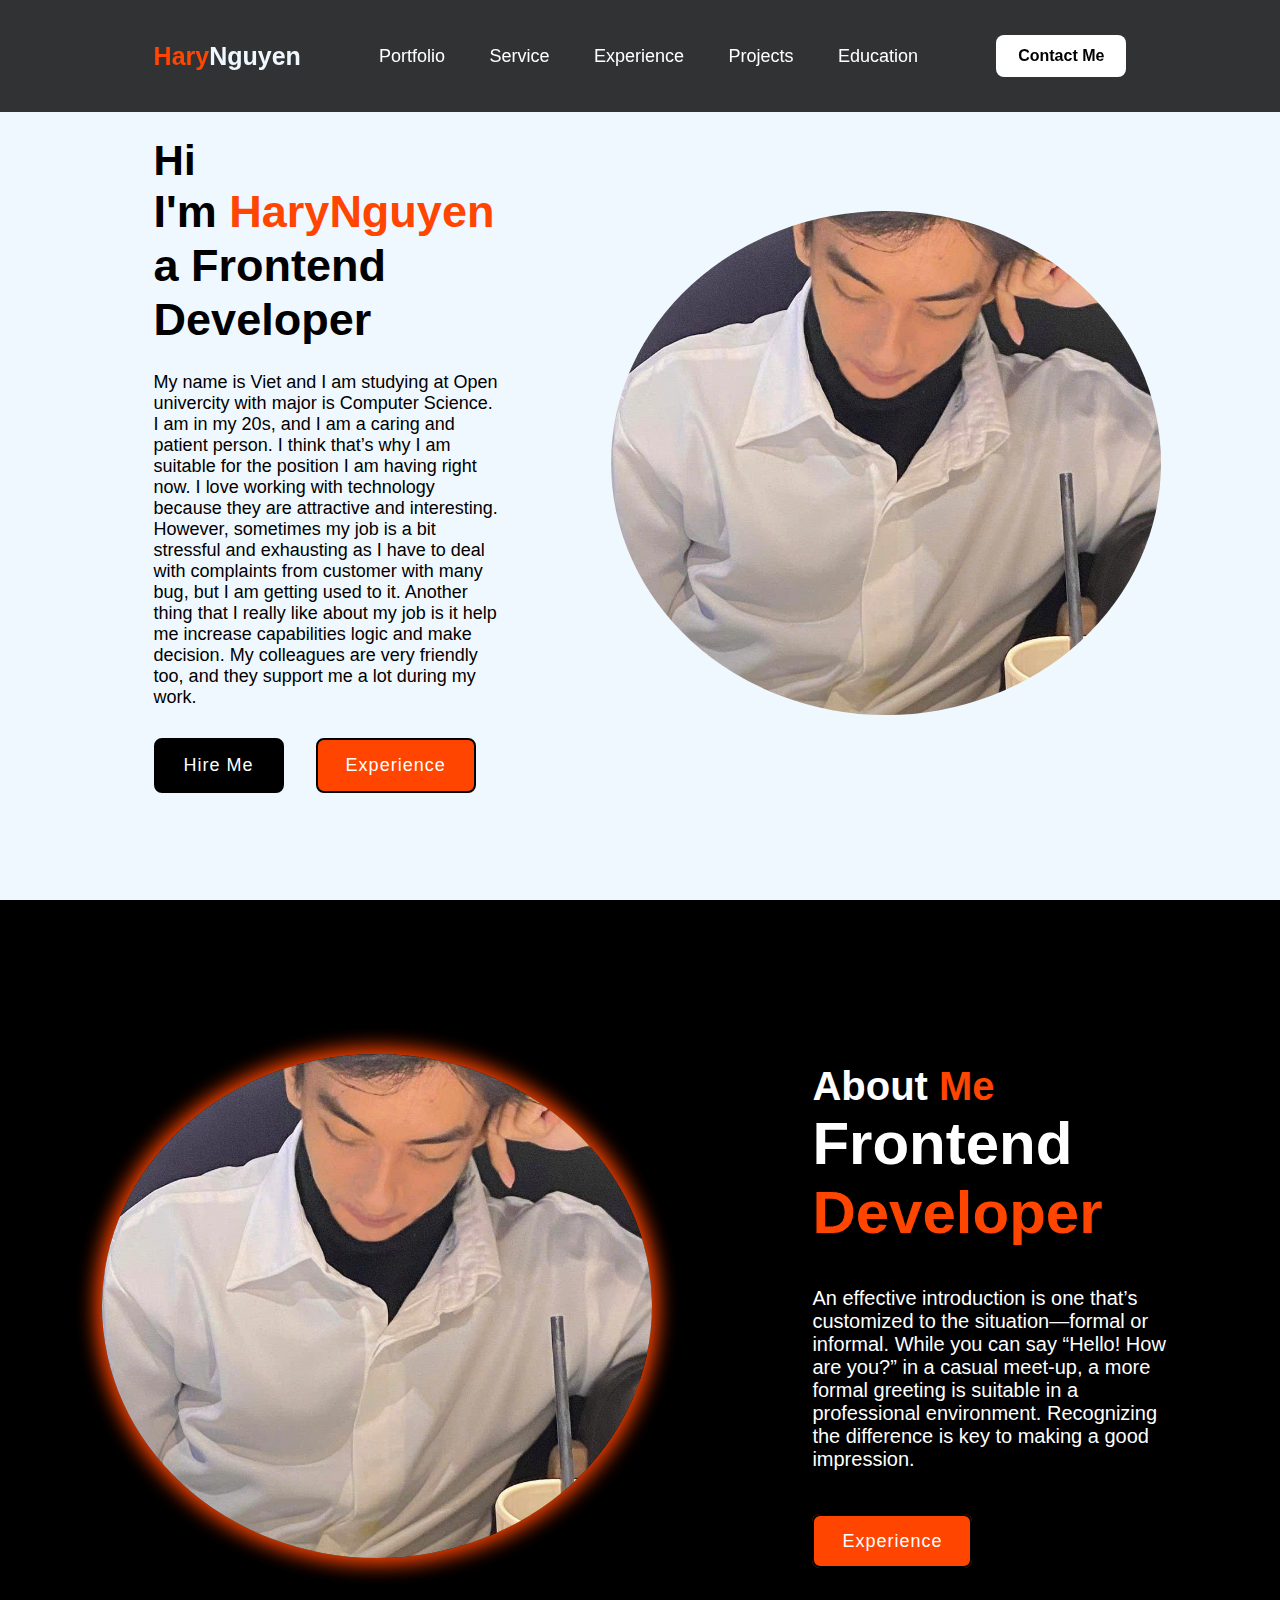
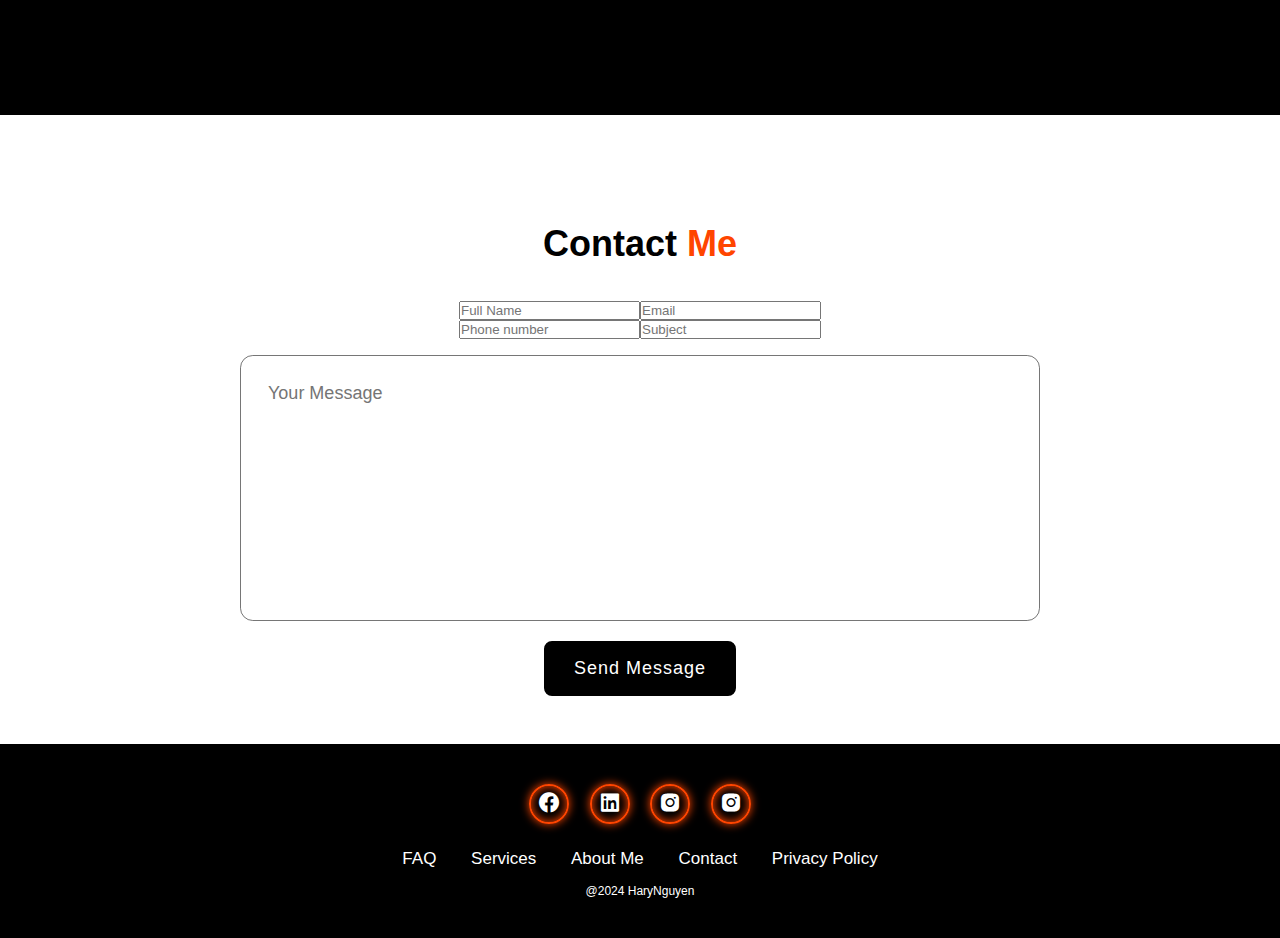
<file: Create Simple Personal Portfolio Website with HTML & CSS/index.html>
<!DOCTYPE html>
<html lang="en">
<head>
    <meta charset="UTF-8">
    <meta name="viewport" content="width=device-width, initial-scale=1.0">
    <title>Create Simple Personal Portfolio Website with HTML and Css</title>
    <link rel="stylesheet" href="styles.css">
    <link href='https://unpkg.com/boxicons@2.1.4/css/boxicons.min.css' rel='stylesheet'>
</head>
<body>
    <header class="header">
        <a href="#" class="logo"><span>Hary</span>Nguyen</a>
        <nav class="navbar">
            <a href="#" class="active">Portfolio</a>
            <a href="#" >Service</a>
            <a href="#">Experience</a>
            <a href="#">Projects</a>
            <a href="#">Education</a>
        </nav>

        <a href="#" class="contact">Contact Me</a>

    </header>
    <section class="home">
        <div class="home-content">
            <h3>Hi</h3>
            <h1>I'm <span>HaryNguyen <br></span>a Frontend Developer</h1>
            <p>My name is Viet and I am studying at Open univercity with major is Computer Science. I am in my 20s, and I am a caring and patient person. I think that’s why I am suitable for the position I am having right now. I love working with technology because they are 
                attractive and interesting. However, sometimes my job is a bit stressful and exhausting as I have to deal with complaints from customer with many bug, but I am getting used to it. 
                Another thing that I really like about my job is it help me 
                increase capabilities logic and make decision. My colleagues are very friendly too, and they support me a lot during my work.</p>
        <div class="btn-box">
            <button class="btn-1">Hire Me</button>
            <button class="btn-2">Experience</button>
        </div>
        </div>
        <div class="img-box">
            <img src="./img/z3478277432062_405b5f3c0435edb070f50a46d559429d.jpg" alt= " " width="500 " height="auto">
        </div>
    </section>
    <section class="about">
        <div class="about-img">
            <img src="./img/z3478277432062_405b5f3c0435edb070f50a46d559429d.jpg" alt="">
        </div>
        <div class="about-content">
            <h2 class="heading">About <span>Me</span></h2>
            <h3>Frontend <span>Developer</span></h3>
            <p>An effective introduction is one that’s customized to the situation—formal or informal. While you can say “Hello! How are you?” in a casual meet-up, a more formal greeting is suitable in a professional environment. Recognizing the difference is key to making a good impression.</p>
        <a href="#" class="btn-2">Experience</a>
        </div>
    </section>

    <section class="contact-form">
        <h2 class="contact-me">Contact <span>Me</span></h2>
        <form action="#">
            <div class="input-box">
                <input type="text" placeholder="Full Name">
                <input type="emali" placeholder="Email">
            </div>

            <div class="input-box">
                <input type="number" placeholder="Phone number">
                <input type="text" placeholder="Subject">
            </div>
            <textarea name="" id="" cols="30" rows="10" placeholder="Your Message"></textarea>
            <input type="submit" value="Send Message" class="btn-1">

        </form>
    </section>

    <footer class="footer">
        <div class="social">
            <a href="#"><i class='bx bxl-facebook-circle' ></i></a>
            <a href="#"><i class='bx bxl-linkedin-square' ></i></a>
            <a href="#"><i class='bx bxl-instagram-alt' ></i></a>
            <a href="#"><i class='bx bxl-instagram-alt' ></i></a>
        </div>

        <ul class="list">
            <li><a href="#">FAQ</a></li>
            <li><a href="#">Services</a></li>
            <li><a href="#">About Me</a></li>
            <li><a href="#">Contact</a></li>
            <li><a href="#">Privacy Policy</a></li>
        </ul>

        <p class="copyright">@2024 HaryNguyen </p>
    </footer>
</body>
</html>
</file>
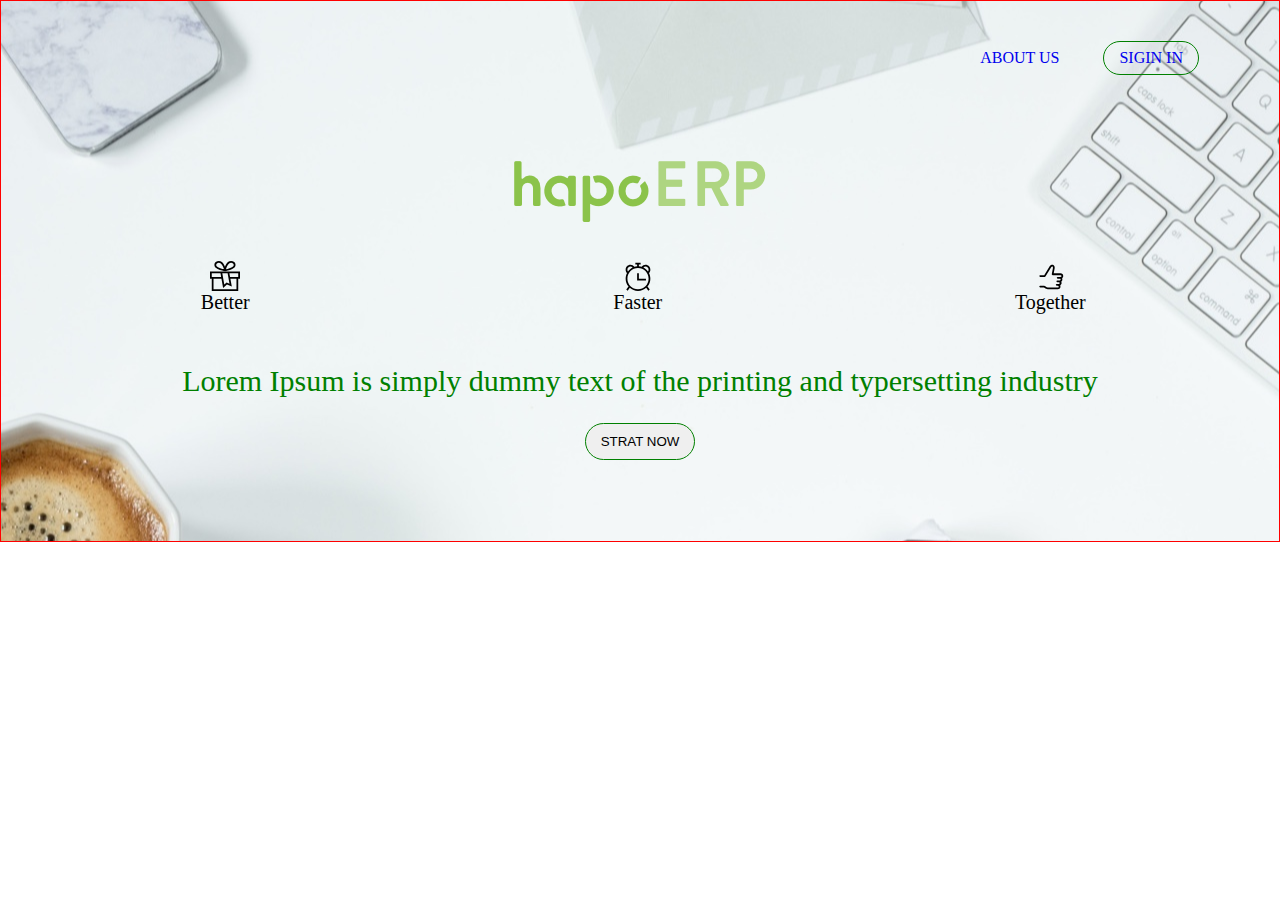
<file: HTML 1/index.html>
<html lang="en">
<head>
    <meta charset="UTF-8">
    <meta name="viewport" content="width=device-width, initial-scale=1.0">
    <title>Cut HTML </title>
    <link rel="stylesheet" href="./styles.css">
</head>
<body>
    <div class="banner">
        <div class="about-sigin-in">
        <a href="#" class="about">About us</a>
        <a href="#" class="sigin-in">Sigin in</a>
        </div>
        <div class="logo">
        </div>
        <div class="content-center">
            <div class="left">
                <img src="./icon-gift.svg">
                <span>Better</span>
            </div>
            <div class="center">
                <img src="./icon-clock.svg">
                <span>Faster</span>
            </div>
            <div class="right"><img src="./icon-like.svg" >
                <span>Together</span>
            </div>


        </div>
        <div class="text">
            <span>Lorem Ipsum is simply dummy text of the printing and typersetting industry</span>
        </div>
        <div class="btn-start-now">
            <button >Strat now</button>
        </div>

    </div>
    
</body>
</html>
</file>
<file: Create Simple Personal Portfolio Website with HTML & CSS/styles.css>
*{
    margin: 0;
    padding: 0;
    box-sizing: border-box;
    font-family: Arial, Helvetica, sans-serif;
    text-decoration: none;
    list-style: none;
}
.header{
    position: fixed;
    top: 0;
    left: 0;
    width: 100%;
    padding: 35px 12%;
    background-color: rgba(0, 0, 0, 0.8);
    backdrop-filter: blur(10px);
    display: flex;
    justify-content: space-between;
    align-items: center;
    z-index: 100;
}
.logo{
    font-size:25px;
    color: aliceblue;
    font-weight: 600;
    transition: 1s ease;
}
.logo hover{
    color: orangered;
    text-shadow:  0 0 25px orangered, 
                  0 0 25px orangered;
                  transform: scale(1,1);

}
span{
    color: orangered;
}
.navbar a{
font-size: 18px;
color: white;
font-weight: 500;
margin: 0 20px;
border-bottom: 3px solid transparent;
transition: 0,3s ease;
}
.navbar a:hover, .navbar a:active{
    color: orangered;
    border-bottom: 3px solid orangered;
}
.contact {
    padding: 10px 20px;
    background-color: white;
    color:  black;
    border:  2px solid transparent;
    border-radius:  8px;
    font-size:  16px;
    letter-spacing: 1;
    font-weight: 600;
    transition: 0,3 ease;
}
.contact:hover{
    background-color: orangered;
    box-shadow:  0 0 25px orangered;
    color:  white;
}
.home{
    width: 100%;
    min-height: 100vh;
    background-color: aliceblue;
    display: flex;
    align-items: center;
    gap: 7em;
    padding:  30px 12% 0;

}
.home-content{
    max-width: 800px;
}
.home-content h3{
    font-size: 42px;
}
.home-content h1{
    font-size: 45px;
    line-height: 1.2;

}
.home-content p{
    font-size: 18px;
    margin: 25px 0 30px;
}
.btn-box{
    width: 345px;
    display: flex;
    gap: 2em;

}
.btn-1{
    padding:  15px 28px;
    background-color: black;
    color: white;
    border: 2px solid black;
    border-radius: 8px;
    font-size: 18px;
    letter-spacing: 1px;
    font-weight: 600px;
    transition: 0.3s ease;
    cursor: pointer;
}
.btn-1:hover{
    background-color: white;
    color: black;
    border: 2px soild black;
}
.btn-2{
    padding: 15px 28px;
    background-color: orangered;
    color: white;
    border: 2px solid black;
    border-radius: 8px;
    font-size: 18px;
    font-weight: 600px;
    letter-spacing: 1px;
    transition: 0.3s ease;
    cursor: pointer;
}
.btn-2:hover{
    background-color: white;
    color: orangered;

}
.img-box img{
    border-radius: 50%;
    width: 550px;

}
::-webkit-scrollbar{
    width: 15px;
}
::-webkit-scrollbar-thumb{
    background-color: orangered;
}
::-webkit-scrollbar-track{
    background-color: rgba(4, 1, 1, 0.6);
    width: 50px;

}
.about {
    display: flex;
    justify-content: center;
    align-items: center;
    padding: 12% 8%;
    gap: 10em;
    background-color: black;

}
.about-img img{
    position: relative;
    width: 550px;
    box-shadow:  0 0 25px orangered,
                0 0 25px orangered;
     border-radius: 50%;
}
.about-content h2{
    text-align: left;
    color: white;
    font-size: 40px;
}
.about-content h3{
    font-size: 60px;
    color: white;

}
.about-content p{
    color: white;
    font-size: 20px;
    margin: 2em 0 3em;
}
.contact-form h2{
    text-align: center;
    margin-top: 3em;
    margin-bottom: 1em;
    font-size: 36px;

}
.contact-form form{
    max-width: 50em;
    margin: 1rem auto;
    text-align: center;
    margin-bottom: 3em;
}
.contact-form form .input-box{
    display: flex;
    justify-content: center;
    flex-wrap: wrap;
}
.contact-form form.input-box input,
.contact-form form textarea{
    width: 100%;
    padding: 1.5em;
    font-size: 18px;
    color: black;
    background: white;
    border-radius: .8rem;
    margin: 1rem 0;
    resize: none;

}
.footer{
    position: relative;
    bottom: 0;
    width: 100%;
    padding: 40px 0;
    background-color: black;
}
.footer .social{
    text-align: center;
    padding-bottom: 25px;
    color: white;
}
.footer .social a{
    font-size: 24px;
    color: white;
    border: 2px solid orangered;
    width: 40px;
    height: 40px;
    line-height: 38px;
    display: inline-block;
    text-align: center;
    border-radius: 50%;
    margin: 0 8px;
    box-shadow: inset 0 0 10px orangered, 0 0 10px orangered;
    transition: 0.3s ease;

}
.footer.social a:hover{
    transform:  scale(1,2)translateY(-10px);
    color: orangered;
    border: 2px solid orangered;
}
.footer ul{
    margin-top: 0;
    padding: 0;
    font-size: 17px;
    margin-bottom: 0;
    text-align: center;
}
.footer ul li a{
    color: white;
    border-bottom:  3px solid transparent;
    transition: 0,3s ease;

}
.footer ul li a:hover{
    border-bottom: 3px solid orangered;
}
.footer ul li{
    display: inline-block;
    padding:  0 15px;
}
.footer .copyright{
    margin-top:  15px;
    text-align: center;
    font-size: 12px;
    color: white;
}
</file>
<file: HTML 1/styles.css>
/* resert margin , padding */
body{
    margin: 0 !important; /*important thang het tat ca */
    padding: 0 !important;
    }
    .red{
        border: 1px solid red;
    }
    .green{
        border: 1px solid green;
    }
.banner{
    border: 1px solid red;
    height: 500px;

    background: url('./banner.jpg') center center no-repeat;
    padding: 20px;
}
.about-sigin-in{
    height: 80px;
    width: 100%;
    text-align: right;
}
.about,
.sigin-in {
    text-decoration: none;
    margin-top: 20px;
    padding: 7px 15px;
    display: inline-block;
    text-transform: uppercase;
   
}
.sigin-in{
    margin-right: 60px;
    margin-left: 25px;
    border-radius: 20px;
    border: 1px solid green;

}
.logo{
    background: url('./hapoERP.png') center center no-repeat;
    margin-top: 40px;
    height: 100px;
}
.text{
    text-align: center;
    margin-top: 30px;
}
.btn-start-now{
    text-align: center;
}
button{
    text-transform: uppercase;
    padding: 10px 15px;
    border-radius: 20px;
    border: 1px solid green;
    margin-top: 25px;
    cursor: pointer;
}

.left, .right, .center{
    width: 33%;
    display: inline-block;
    text-align: center;
    margin-top: 20px;
    margin-bottom: 20px;
}
span{
    display: block;
    font-size: 20px;  /*han che viet span nhu nay */

}
.text span{
color: green;
font-size: 30px;
}
img{
    height: 30px;
    width: 30px;
}
</file>
